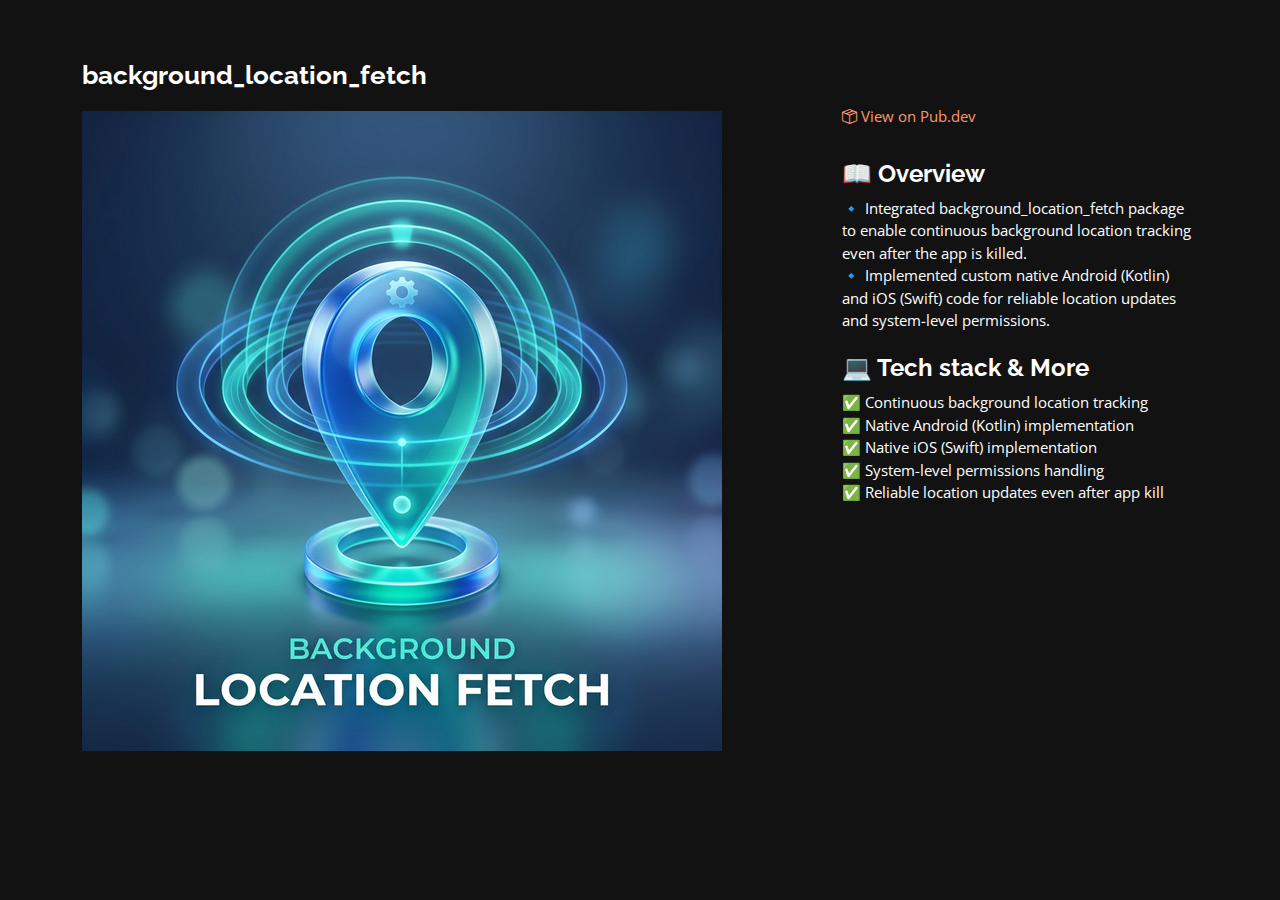
<file: portfolio/background_location_fetch.html>
<!DOCTYPE html>
<html lang="en">

<head>
  <meta charset="utf-8">
  <meta content="width=device-width, initial-scale=1.0" name="viewport">

  <title>background_location_fetch</title>
  <meta content="" name="description">
  <meta content="" name="keywords">

  <!-- Favicons -->
  <link href="../assets/img/portfolio/background_location_fetch/logo.png" rel="icon">
  <link href="../assets/img/apple-touch-icon.png" rel="apple-touch-icon">

  <!-- Google Fonts -->
  <link href="https://fonts.googleapis.com/css?family=Open+Sans:300,300i,400,400i,600,600i,700,700i|Raleway:300,300i,400,400i,500,500i,600,600i,700,700i|Poppins:300,300i,400,400i,500,500i,600,600i,700,700i" rel="stylesheet">

  <!-- Vendor CSS Files -->
  <link href="../assets/vendor/bootstrap/css/bootstrap.min.css" rel="stylesheet">
  <link href="../assets/vendor/bootstrap-icons/bootstrap-icons.css" rel="stylesheet">
  <link href="../assets/vendor/boxicons/css/boxicons.min.css" rel="stylesheet">
  <link href="../assets/vendor/glightbox/css/glightbox.min.css" rel="stylesheet">
  <link href="../assets/vendor/remixicon/remixicon.css" rel="stylesheet">
  <link href="../assets/vendor/swiper/swiper-bundle.min.css" rel="stylesheet">

  <!-- Template Main CSS File -->
  <link href="../assets/css/style-folio.css" rel="stylesheet">

</head>

<body>

  <main id="main">

    <!-- ======= Portfolio Details ======= -->
    <div id="portfolio-details" class="portfolio-details">
      <div class="container">

        <div class="row">

          <div class="col-lg-8">
            <h2 class="portfolio-title">background_location_fetch</h2>

            <div class="portfolio-details-slider swiper">
              <div class="swiper-wrapper align-items-center">

                <div class="swiper-slide">
                  <img src="../assets/img/portfolio/background_location_fetch/logo.png" alt="" class="img-fluid">
                </div>

              </div>
              <div class="swiper-pagination"></div>
            </div>

          </div>

          <div class="col-lg-4 portfolio-info">
            <ul>
              <div class="row">
                <li>
                  <div class="row">
                    <a href="https://pub.dev/packages/background_location_fetch" target="_blank" class="download-btn pub">
                      <i class="bi bi-box-seam"></i> View on Pub.dev
                    </a>
                  </div>
                </li>

                &nbsp;
                <li>
                  <h4><b>📖 Overview</b></h4>
                  🔹 Integrated background_location_fetch package to enable continuous background location tracking even after the app is killed.
                  <br>
                  🔹 Implemented custom native Android (Kotlin) and iOS (Swift) code for reliable location updates and system-level permissions.
                  <br>

                  &nbsp;
                  <h4><b>💻 Tech stack & More</b></h4>
                  ✅ Continuous background location tracking
                  <br>
                  ✅ Native Android (Kotlin) implementation
                  <br>
                  ✅ Native iOS (Swift) implementation
                  <br>
                  ✅ System-level permissions handling
                  <br>
                  ✅ Reliable location updates even after app kill
            
                </li>
            </ul>
          </div>

        </div>

      </div>
    </div>
    <!-- End Portfolio Details -->

  </main>

  <!-- Vendor JS Files -->
  <script src="../assets/vendor/purecounter/purecounter_vanilla.js"></script>
  <script src="../assets/vendor/bootstrap/js/bootstrap.bundle.min.js"></script>
  <script src="../assets/vendor/glightbox/js/glightbox.min.js"></script>
  <script src="../assets/vendor/isotope-layout/isotope.pkgd.min.js"></script>
  <script src="../assets/vendor/swiper/swiper-bundle.min.js"></script>
  <script src="../assets/vendor/waypoints/noframework.waypoints.js"></script>
  <script src="../assets/vendor/php-email-form/validate.js"></script>

  <!-- Template Main JS File -->
  <script src="../assets/js/main.js"></script>

</body>

</html>
</file>
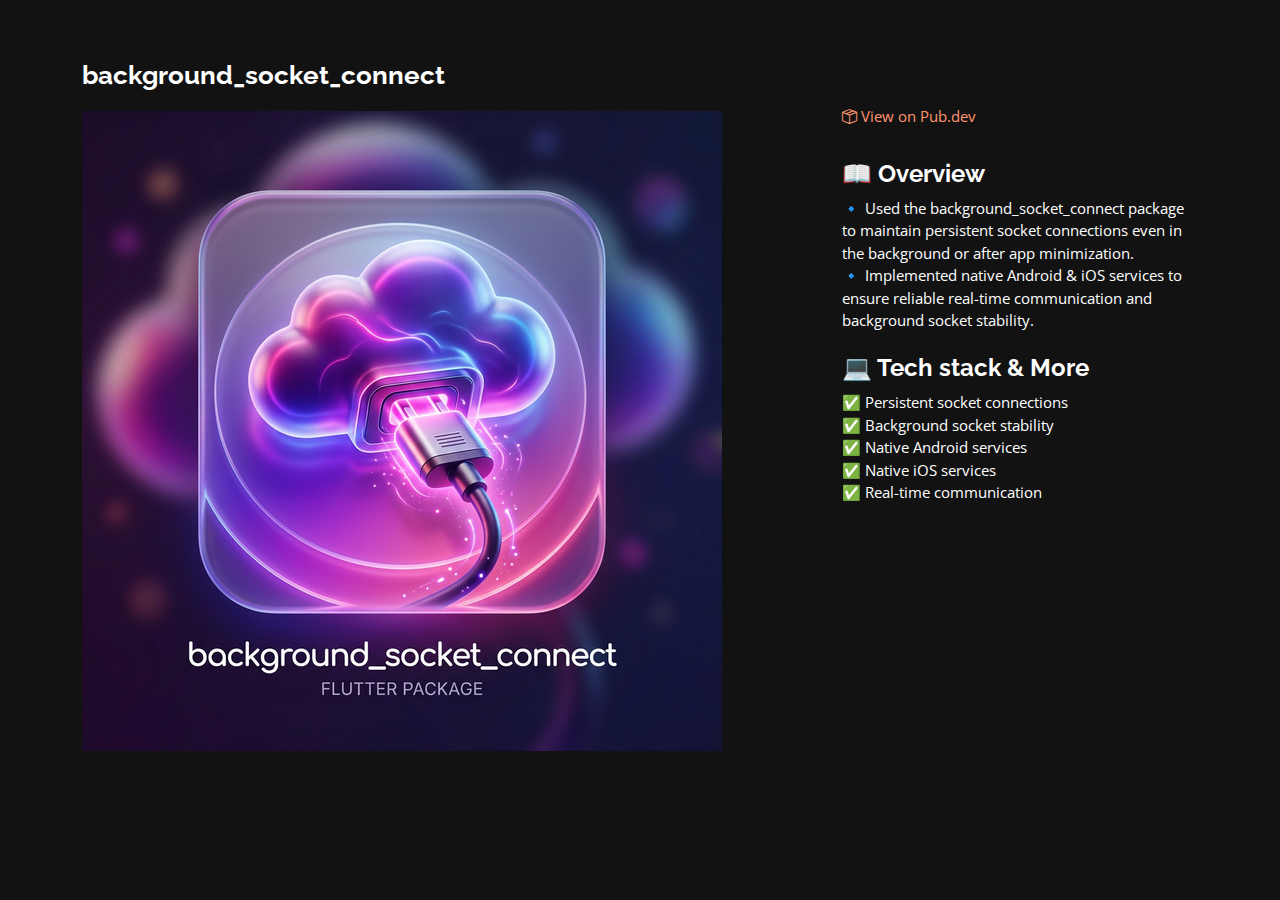
<file: portfolio/background_socket_connect.html>
<!DOCTYPE html>
<html lang="en">

<head>
  <meta charset="utf-8">
  <meta content="width=device-width, initial-scale=1.0" name="viewport">

  <title>background_socket_connect</title>
  <meta content="" name="description">
  <meta content="" name="keywords">

  <!-- Favicons -->
  <link href="../assets/img/portfolio/background_socket_connect/logo.png" rel="icon">
  <link href="../assets/img/apple-touch-icon.png" rel="apple-touch-icon">

  <!-- Google Fonts -->
  <link href="https://fonts.googleapis.com/css?family=Open+Sans:300,300i,400,400i,600,600i,700,700i|Raleway:300,300i,400,400i,500,500i,600,600i,700,700i|Poppins:300,300i,400,400i,500,500i,600,600i,700,700i" rel="stylesheet">

  <!-- Vendor CSS Files -->
  <link href="../assets/vendor/bootstrap/css/bootstrap.min.css" rel="stylesheet">
  <link href="../assets/vendor/bootstrap-icons/bootstrap-icons.css" rel="stylesheet">
  <link href="../assets/vendor/boxicons/css/boxicons.min.css" rel="stylesheet">
  <link href="../assets/vendor/glightbox/css/glightbox.min.css" rel="stylesheet">
  <link href="../assets/vendor/remixicon/remixicon.css" rel="stylesheet">
  <link href="../assets/vendor/swiper/swiper-bundle.min.css" rel="stylesheet">

  <!-- Template Main CSS File -->
  <link href="../assets/css/style-folio.css" rel="stylesheet">

</head>

<body>

  <main id="main">

    <!-- ======= Portfolio Details ======= -->
    <div id="portfolio-details" class="portfolio-details">
      <div class="container">

        <div class="row">

          <div class="col-lg-8">
            <h2 class="portfolio-title">background_socket_connect</h2>

            <div class="portfolio-details-slider swiper">
              <div class="swiper-wrapper align-items-center">

                <div class="swiper-slide">
                  <img src="../assets/img/portfolio/background_socket_connect/logo.png" alt="" class="img-fluid">
                </div>

              </div>
              <div class="swiper-pagination"></div>
            </div>

          </div>

          <div class="col-lg-4 portfolio-info">
            <ul>
              <div class="row">
                <li>
                  <div class="row">
                    <a href="https://pub.dev/packages/background_socket_connect" target="_blank" class="download-btn pub">
                      <i class="bi bi-box-seam"></i> View on Pub.dev
                    </a>
                  </div>
                </li>

                &nbsp;
                <li>
                  <h4><b>📖 Overview</b></h4>
                  🔹 Used the background_socket_connect package to maintain persistent socket connections even in the background or after app minimization.
                  <br>
                  🔹 Implemented native Android & iOS services to ensure reliable real-time communication and background socket stability.
                  <br>

                  &nbsp;
                  <h4><b>💻 Tech stack & More</b></h4>
                  ✅ Persistent socket connections
                  <br>
                  ✅ Background socket stability
                  <br>
                  ✅ Native Android services
                  <br>
                  ✅ Native iOS services
                  <br>
                  ✅ Real-time communication
            
                </li>
            </ul>
          </div>

        </div>

      </div>
    </div>
    <!-- End Portfolio Details -->

  </main>

  <!-- Vendor JS Files -->
  <script src="../assets/vendor/purecounter/purecounter_vanilla.js"></script>
  <script src="../assets/vendor/bootstrap/js/bootstrap.bundle.min.js"></script>
  <script src="../assets/vendor/glightbox/js/glightbox.min.js"></script>
  <script src="../assets/vendor/isotope-layout/isotope.pkgd.min.js"></script>
  <script src="../assets/vendor/swiper/swiper-bundle.min.js"></script>
  <script src="../assets/vendor/waypoints/noframework.waypoints.js"></script>
  <script src="../assets/vendor/php-email-form/validate.js"></script>

  <!-- Template Main JS File -->
  <script src="../assets/js/main.js"></script>

</body>

</html>
</file>
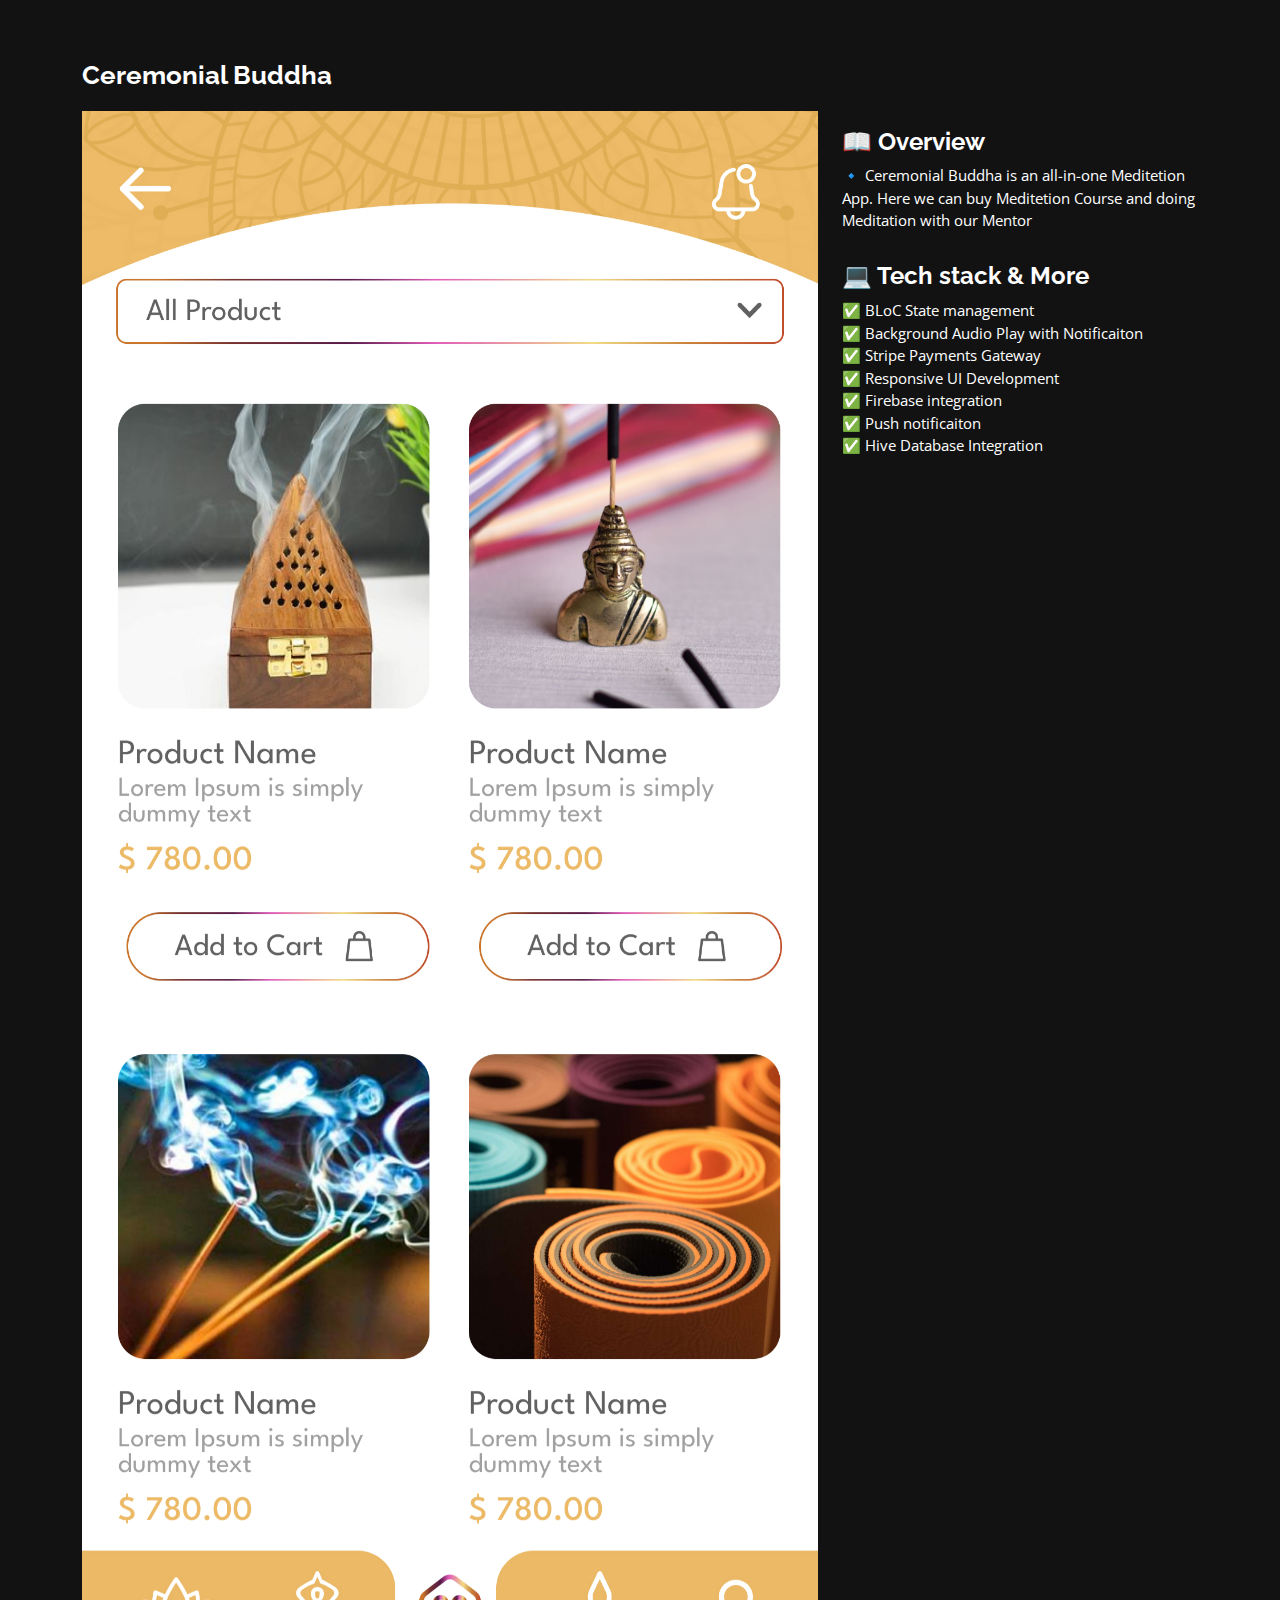
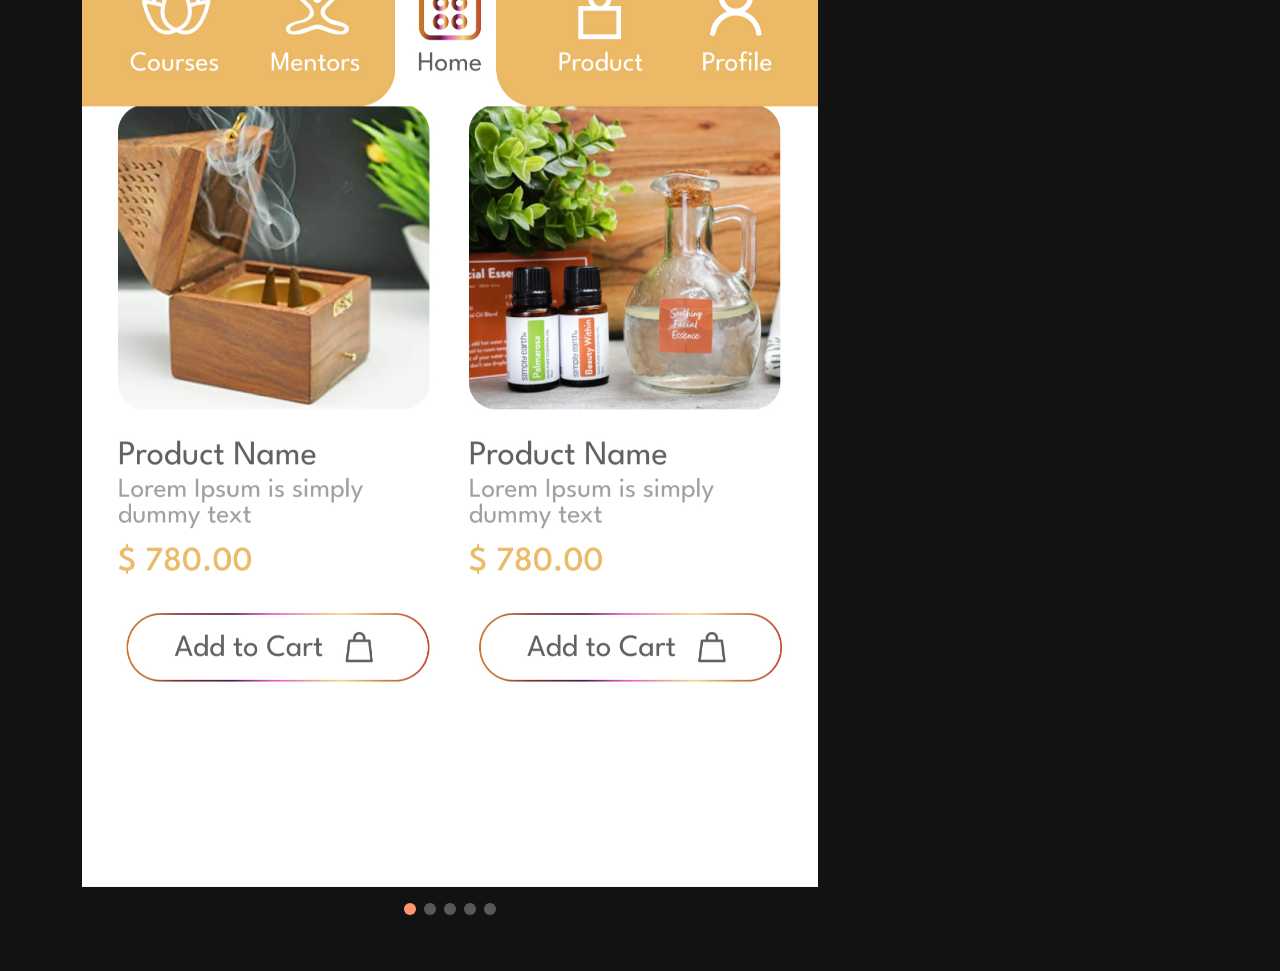
<file: portfolio/buddha.html>
<!DOCTYPE html>
<html lang="en">

<head>
  <meta charset="utf-8">
  <meta content="width=device-width, initial-scale=1.0" name="viewport">

  <title>Ceremonial Buddha</title>
  <meta content="" name="description">
  <meta content="" name="keywords">

  <!-- Favicons -->
  <link href="../assets/img/portfolio/famelink/famelink.png" rel="icon">
  <link href="../assets/img/apple-touch-icon.png" rel="apple-touch-icon">

  <!-- Google Fonts -->
  <link href="https://fonts.googleapis.com/css?family=Open+Sans:300,300i,400,400i,600,600i,700,700i|
              Raleway:300,300i,400,400i,500,500i,600,600i,700,700i|Poppins:300,300i,400,400i,500,500i,
              600,600i,700,700i" rel="stylesheet">

  <!-- Vendor CSS Files -->
  <link href="../assets/vendor/bootstrap/css/bootstrap.min.css" rel="stylesheet">
  <link href="../assets/vendor/bootstrap-icons/bootstrap-icons.css" rel="stylesheet">
  <link href="../assets/vendor/boxicons/css/boxicons.min.css" rel="stylesheet">
  <link href="../assets/vendor/glightbox/css/glightbox.min.css" rel="stylesheet">
  <link href="../assets/vendor/remixicon/remixicon.css" rel="stylesheet">
  <link href="../assets/vendor/swiper/swiper-bundle.min.css" rel="stylesheet">

  <!-- Template Main CSS File -->
  <link href="../assets/css/style-folio.css" rel="stylesheet">

</head>

<body>

  <main id="main">

    <!-- ======= Portfolio Details ======= -->
    <div id="portfolio-details" class="portfolio-details">
      <div class="container">

        <div class="row">

          <div class="col-lg-8">
            <h2 class="portfolio-title">Ceremonial Buddha</h2>

            <div class="portfolio-details-slider swiper">
              <div class="swiper-wrapper align-items-center">

                <div class="swiper-slide">
                    <img src="../assets/img/portfolio/buddha/2.jpg" alt="" class="img-fluid">
                  </div>
                  <div class="swiper-slide">
                    <img src="../assets/img/portfolio/buddha/3.jpg" alt="" class="img-fluid">
                  </div>
                  <div class="swiper-slide">
                      <img src="../assets/img/portfolio/buddha/4.jpg" alt="" class="img-fluid">
                    </div>
                    <div class="swiper-slide">
                      <img src="../assets/img/portfolio/buddha/5.jpg" alt="" class="img-fluid">
                    </div>
                    <div class="swiper-slide">
                      <img src="../assets/img/portfolio/buddha/6.jpg" alt="" class="img-fluid">
                    </div>

              </div>
              <div class="swiper-pagination"></div>
            </div>

          </div>

          <div class="col-lg-4 portfolio-info">
            <ul>
              <div class="row">
                <!-- <li>
                  <div class="row">
                    <a href="https://play.google.com/store/apps/details?id=app.famelinks" target="_blank">
                      <img src="https://img.shields.io/static/v1?label=Android App &message=Download &color=red"
                        alt="APK" />
                    </a>
                  </div>
                </li> -->
                <!-- <li>
                  <a href="https://apps.apple.com/in/app/invoice-maker-estimate-maker/id1669720628" target="_blank">
                    <img src="https://img.shields.io/static/v1?label=IOS App &message=Download &color=blue" alt="APK" />
                  </a>
                </li> -->

                &nbsp;
                <li>
                  <h4><b>📖 Overview</b></h4>
                  🔹 Ceremonial Buddha is an all-in-one Meditetion App. Here we can buy Meditetion Course and doing Meditation with our Mentor
                  <br>

                  &nbsp;
                  <h4><b></b></h4>
                  <h4><b>💻 Tech stack & More</b></h4>
                  ✅ BLoC State management
                  <br>
                  ✅ Background Audio Play with Notificaiton
                  <br>
                  ✅ Stripe Payments Gateway
                  <br>
                  ✅ Responsive UI Development
                  <br>
            
                  ✅ Firebase integration
                  <br>
                  ✅ Push notificaiton
                  <br>
                  ✅ Hive Database Integration
                 
            
                </li>
            </ul>
          </div>

        </div>

      </div>
    </div>
    <!-- End Portfolio Details -->

  </main>

  <!-- Vendor JS Files -->
  <script src="../assets/vendor/purecounter/purecounter_vanilla.js"></script>
  <script src="../assets/vendor/bootstrap/js/bootstrap.bundle.min.js"></script>
  <script src="../assets/vendor/glightbox/js/glightbox.min.js"></script>
  <script src="../assets/vendor/isotope-layout/isotope.pkgd.min.js"></script>
  <script src="../assets/vendor/swiper/swiper-bundle.min.js"></script>
  <script src="../assets/vendor/waypoints/noframework.waypoints.js"></script>
  <script src="../assets/vendor/php-email-form/validate.js"></script>

  <!-- Template Main JS File -->
  <script src="../assets/js/main.js"></script>

</body>

</html>
</file>
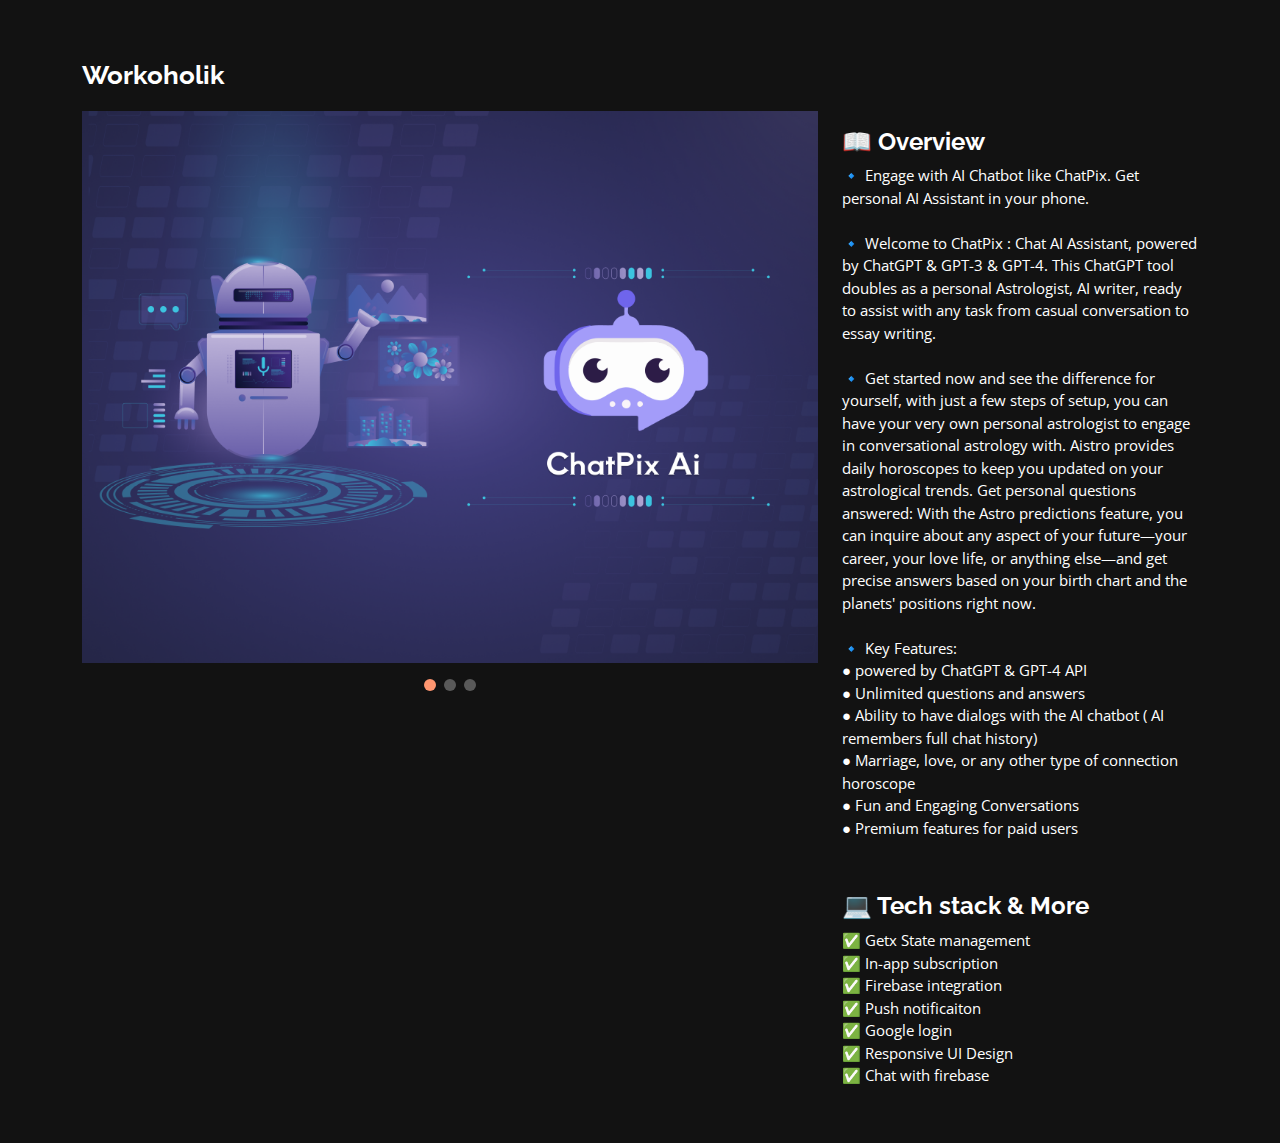
<file: portfolio/chatpix.html>
<!DOCTYPE html>
<html lang="en">

<head>
  <meta charset="utf-8">
  <meta content="width=device-width, initial-scale=1.0" name="viewport">

  <title>Workoholik</title>
  <meta content="" name="description">
  <meta content="" name="keywords">

  <!-- Favicons -->
  <link href="../assets/img/portfolio/chatpix/1.png" rel="icon">
  <link href="../assets/img/apple-touch-icon.png" rel="apple-touch-icon">

  <!-- Google Fonts -->
  <link href="https://fonts.googleapis.com/css?family=Open+Sans:300,300i,400,400i,600,600i,700,700i|
              Raleway:300,300i,400,400i,500,500i,600,600i,700,700i|Poppins:300,300i,400,400i,500,500i,
              600,600i,700,700i" rel="stylesheet">

  <!-- Vendor CSS Files -->
  <link href="../assets/vendor/bootstrap/css/bootstrap.min.css" rel="stylesheet">
  <link href="../assets/vendor/bootstrap-icons/bootstrap-icons.css" rel="stylesheet">
  <link href="../assets/vendor/boxicons/css/boxicons.min.css" rel="stylesheet">
  <link href="../assets/vendor/glightbox/css/glightbox.min.css" rel="stylesheet">
  <link href="../assets/vendor/remixicon/remixicon.css" rel="stylesheet">
  <link href="../assets/vendor/swiper/swiper-bundle.min.css" rel="stylesheet">

  <!-- Template Main CSS File -->
  <link href="../assets/css/style-folio.css" rel="stylesheet">

</head>

<body>

  <main id="main">

    <!-- ======= Portfolio Details ======= -->
    <div id="portfolio-details" class="portfolio-details">
      <div class="container">

        <div class="row">

          <div class="col-lg-8">
            <h2 class="portfolio-title">Workoholik</h2>

            <div class="portfolio-details-slider swiper">
              <div class="swiper-wrapper align-items-center">

                <div class="swiper-slide">
                  <img src="../assets/img/portfolio/chatpix/2.png" alt="" class="img-fluid">
                </div>
                <div class="swiper-slide">
                  <img src="../assets/img/portfolio/chatpix/3.png" alt="" class="img-fluid">
                </div>
                <div class="swiper-slide">
                  <img src="../assets/img/portfolio/chatpix/4.png" alt="" class="img-fluid">
                </div>

              </div>
              <div class="swiper-pagination"></div>
            </div>

          </div>

          <div class="col-lg-4 portfolio-info">
            <ul>
              <div class="row">
                <!-- <li>
                  <div class="row">
                    <a href="https://play.google.com/store/apps/details?id=com.chatpix.app" target="_blank">
                      <img src="https://img.shields.io/static/v1?label=Android App &message=Download &color=blue"
                        alt="APK" />
                    </a>
                  </div>
                </li>
                <li>
                  <a href="https://apps.apple.com/ca/app/workoholik/id6444776352" target="_blank">
                    <img src="https://img.shields.io/static/v1?label=IOS App &message=Download &color=blue" alt="APK" />
                  </a>
                </li> -->

                &nbsp;
                <li>
                  <h4><b>📖 Overview</b></h4>
                  🔹 Engage with AI Chatbot like ChatPix. Get personal AI Assistant in your phone.

                  <br><br>
                  🔹 Welcome to ChatPix : Chat AI Assistant, powered by ChatGPT & GPT-3 & GPT-4. This ChatGPT tool doubles as a personal Astrologist, AI writer, ready to assist with any task from casual conversation to essay writing.
                  
                  <br><br>
                  🔹 Get started now and see the difference for yourself, with just a few steps of setup, you can have your very own personal astrologist to engage in conversational astrology with. Aistro provides daily horoscopes to keep you updated on your astrological trends. Get personal questions answered: With the Astro predictions feature, you can inquire about any aspect of your future—your career, your love life, or anything else—and get precise answers based on your birth chart and the planets' positions right now.
                  
                  <br><br>
                  🔹 Key Features:<br>
                    ● powered by ChatGPT & GPT-4 API<br>
                    ● Unlimited questions and answers<br>
                    ● Ability to have dialogs with the AI chatbot ( AI remembers full chat history)<br>
                    ● Marriage, love, or any other type of connection horoscope<br>
                    ● Fun and Engaging Conversations<br>
                    ● Premium features for paid users<br>
                  

                  <br><br>
                  <h4><b></b></h4>
                  <h4><b>💻 Tech stack & More</b></h4>
                  ✅ Getx State management
                  <br>
                  ✅ In-app subscription
                  <br>
                  ✅ Firebase integration
                  <br>
                  ✅ Push notificaiton
                  <br>
                  ✅ Google login
                  <br>
                  ✅ Responsive UI Design 
                  <br>
                  ✅ Chat with firebase
                </li>
            </ul>
          </div>

        </div>

      </div>
    </div>
    <!-- End Portfolio Details -->

  </main>

  <!-- Vendor JS Files -->
  <script src="../assets/vendor/purecounter/purecounter_vanilla.js"></script>
  <script src="../assets/vendor/bootstrap/js/bootstrap.bundle.min.js"></script>
  <script src="../assets/vendor/glightbox/js/glightbox.min.js"></script>
  <script src="../assets/vendor/isotope-layout/isotope.pkgd.min.js"></script>
  <script src="../assets/vendor/swiper/swiper-bundle.min.js"></script>
  <script src="../assets/vendor/waypoints/noframework.waypoints.js"></script>
  <script src="../assets/vendor/php-email-form/validate.js"></script>

  <!-- Template Main JS File -->
  <script src="../assets/js/main.js"></script>

</body>

</html>
</file>
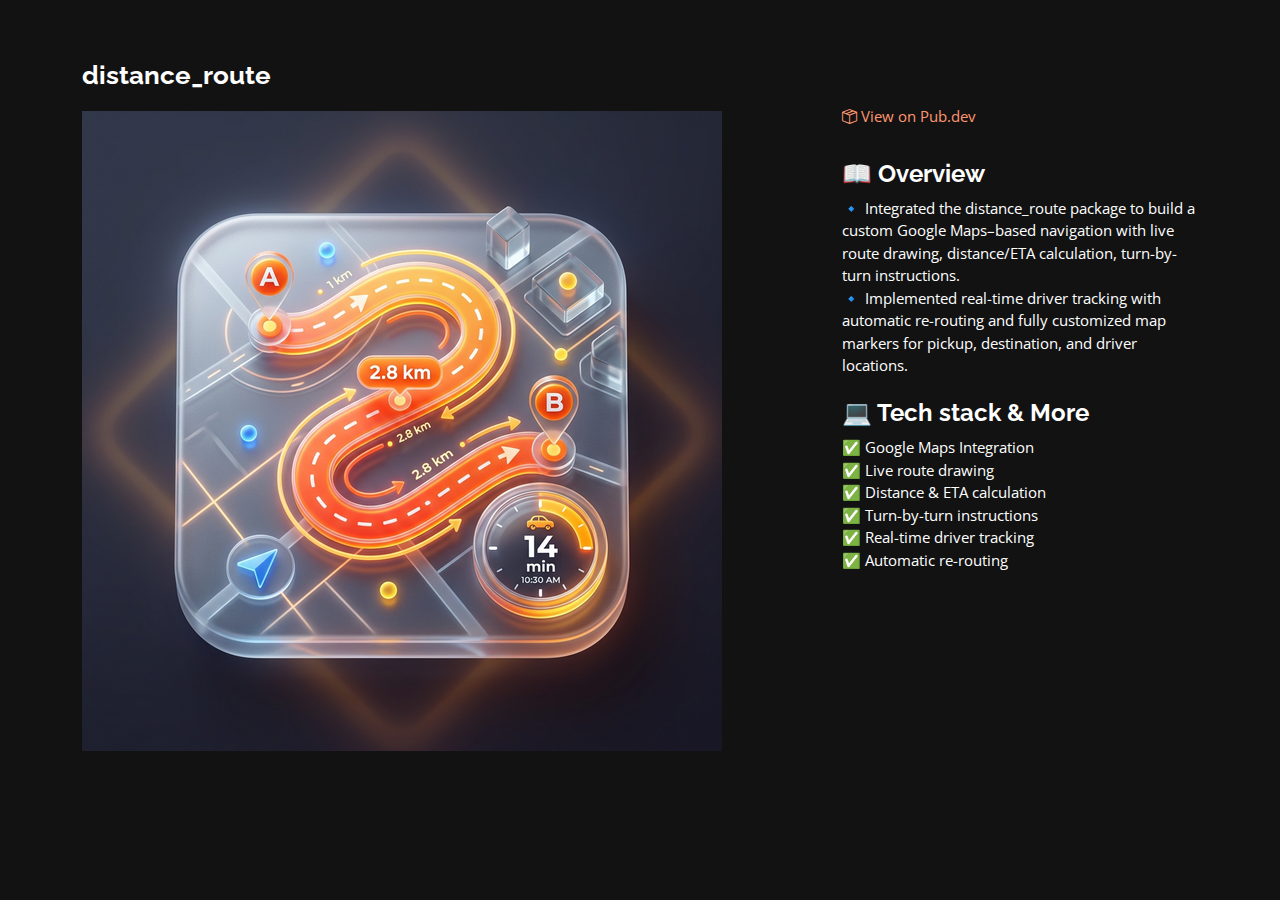
<file: portfolio/distance_route.html>
<!DOCTYPE html>
<html lang="en">

<head>
  <meta charset="utf-8">
  <meta content="width=device-width, initial-scale=1.0" name="viewport">

  <title>distance_route</title>
  <meta content="" name="description">
  <meta content="" name="keywords">

  <!-- Favicons -->
  <link href="../assets/img/portfolio/distance_route/logo.png" rel="icon">
  <link href="../assets/img/apple-touch-icon.png" rel="apple-touch-icon">

  <!-- Google Fonts -->
  <link href="https://fonts.googleapis.com/css?family=Open+Sans:300,300i,400,400i,600,600i,700,700i|Raleway:300,300i,400,400i,500,500i,600,600i,700,700i|Poppins:300,300i,400,400i,500,500i,600,600i,700,700i" rel="stylesheet">

  <!-- Vendor CSS Files -->
  <link href="../assets/vendor/bootstrap/css/bootstrap.min.css" rel="stylesheet">
  <link href="../assets/vendor/bootstrap-icons/bootstrap-icons.css" rel="stylesheet">
  <link href="../assets/vendor/boxicons/css/boxicons.min.css" rel="stylesheet">
  <link href="../assets/vendor/glightbox/css/glightbox.min.css" rel="stylesheet">
  <link href="../assets/vendor/remixicon/remixicon.css" rel="stylesheet">
  <link href="../assets/vendor/swiper/swiper-bundle.min.css" rel="stylesheet">

  <!-- Template Main CSS File -->
  <link href="../assets/css/style-folio.css" rel="stylesheet">

</head>

<body>

  <main id="main">

    <!-- ======= Portfolio Details ======= -->
    <div id="portfolio-details" class="portfolio-details">
      <div class="container">

        <div class="row">

          <div class="col-lg-8">
            <h2 class="portfolio-title">distance_route</h2>

            <div class="portfolio-details-slider swiper">
              <div class="swiper-wrapper align-items-center">

                <div class="swiper-slide">
                  <img src="../assets/img/portfolio/distance_route/logo.png" alt="" class="img-fluid">
                </div>

              </div>
              <div class="swiper-pagination"></div>
            </div>

          </div>

          <div class="col-lg-4 portfolio-info">
            <ul>
              <div class="row">
                <li>
                  <div class="row">
                    <a href="https://pub.dev/packages/distance_route" target="_blank" class="download-btn pub">
                      <i class="bi bi-box-seam"></i> View on Pub.dev
                    </a>
                  </div>
                </li>

                &nbsp;
                <li>
                  <h4><b>📖 Overview</b></h4>
                  🔹 Integrated the distance_route package to build a custom Google Maps–based navigation with live route drawing, distance/ETA calculation, turn-by-turn instructions.
                  <br>
                  🔹 Implemented real-time driver tracking with automatic re-routing and fully customized map markers for pickup, destination, and driver locations.
                  <br>

                  &nbsp;
                  <h4><b>💻 Tech stack & More</b></h4>
                  ✅ Google Maps Integration
                  <br>
                  ✅ Live route drawing
                  <br>
                  ✅ Distance & ETA calculation
                  <br>
                  ✅ Turn-by-turn instructions
                  <br>
                  ✅ Real-time driver tracking
                  <br>
                  ✅ Automatic re-routing
            
                </li>
            </ul>
          </div>

        </div>

      </div>
    </div>
    <!-- End Portfolio Details -->

  </main>

  <!-- Vendor JS Files -->
  <script src="../assets/vendor/purecounter/purecounter_vanilla.js"></script>
  <script src="../assets/vendor/bootstrap/js/bootstrap.bundle.min.js"></script>
  <script src="../assets/vendor/glightbox/js/glightbox.min.js"></script>
  <script src="../assets/vendor/isotope-layout/isotope.pkgd.min.js"></script>
  <script src="../assets/vendor/swiper/swiper-bundle.min.js"></script>
  <script src="../assets/vendor/waypoints/noframework.waypoints.js"></script>
  <script src="../assets/vendor/php-email-form/validate.js"></script>

  <!-- Template Main JS File -->
  <script src="../assets/js/main.js"></script>

</body>

</html>
</file>
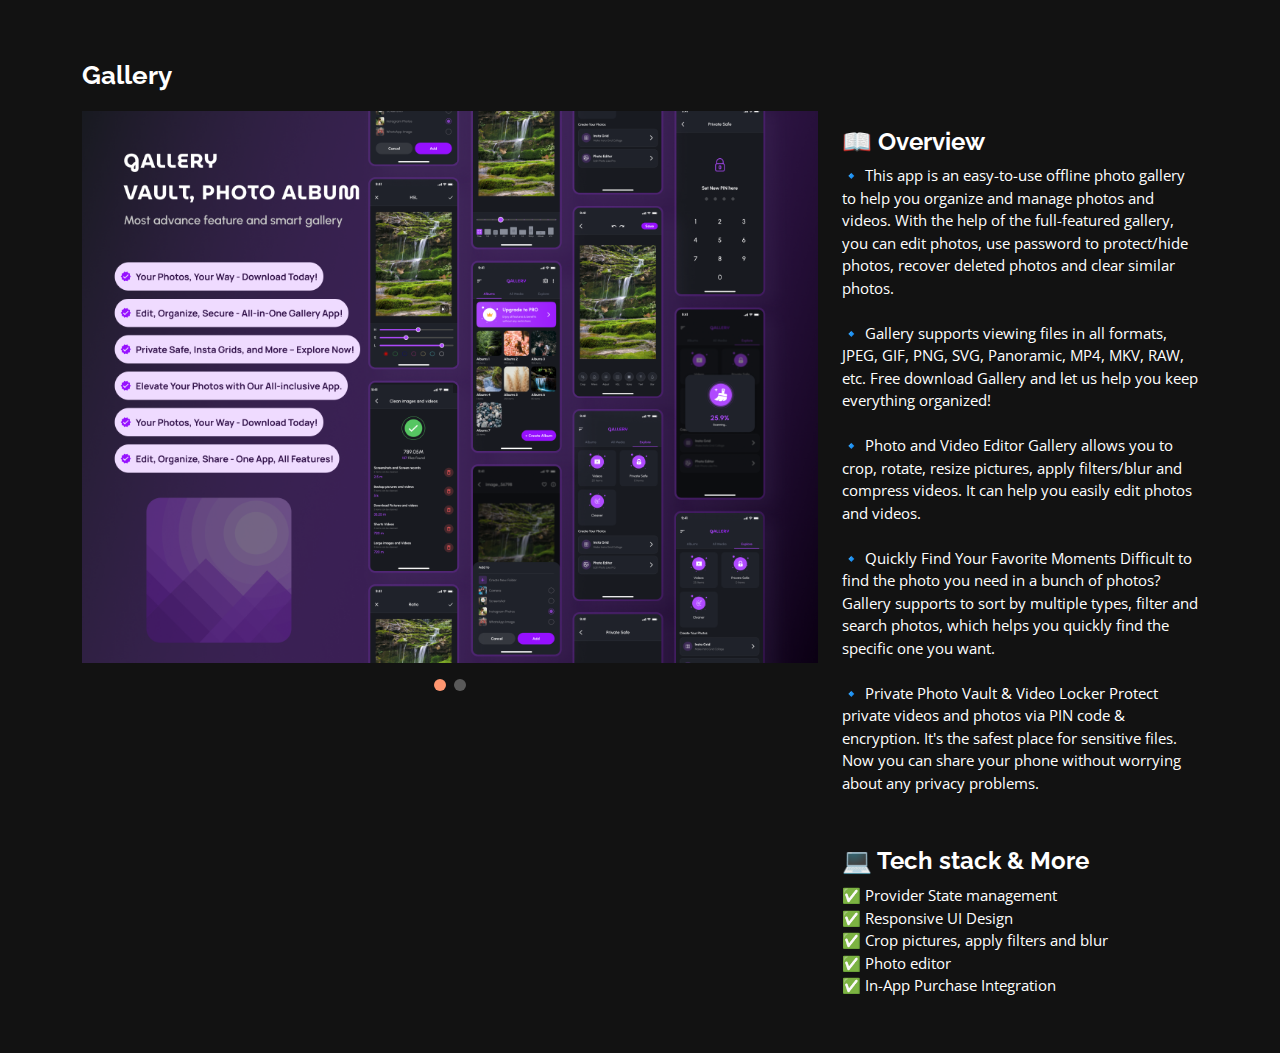
<file: portfolio/gallery.html>
<!DOCTYPE html>
<html lang="en">

<head>
  <meta charset="utf-8">
  <meta content="width=device-width, initial-scale=1.0" name="viewport">

  <title>Sahaj</title>
  <meta content="" name="description">
  <meta content="" name="keywords">

  <!-- Favicons -->
  <link href="../assets/img/portfolio/Gallery/icon.png" rel="icon">
  <link href="../assets/img/apple-touch-icon.png" rel="apple-touch-icon">

  <!-- Google Fonts -->
  <link href="https://fonts.googleapis.com/css?family=Open+Sans:300,300i,400,400i,600,600i,700,700i|
              Raleway:300,300i,400,400i,500,500i,600,600i,700,700i|Poppins:300,300i,400,400i,500,500i,
              600,600i,700,700i" rel="stylesheet">

  <!-- Vendor CSS Files -->
  <link href="../assets/vendor/bootstrap/css/bootstrap.min.css" rel="stylesheet">
  <link href="../assets/vendor/bootstrap-icons/bootstrap-icons.css" rel="stylesheet">
  <link href="../assets/vendor/boxicons/css/boxicons.min.css" rel="stylesheet">
  <link href="../assets/vendor/glightbox/css/glightbox.min.css" rel="stylesheet">
  <link href="../assets/vendor/remixicon/remixicon.css" rel="stylesheet">
  <link href="../assets/vendor/swiper/swiper-bundle.min.css" rel="stylesheet">

  <!-- Template Main CSS File -->
  <link href="../assets/css/style-folio.css" rel="stylesheet">

</head>

<body>

  <main id="main">

    <!-- ======= Portfolio Details ======= -->
    <div id="portfolio-details" class="portfolio-details">
      <div class="container">

        <div class="row">

          <div class="col-lg-8">
            <h2 class="portfolio-title">Gallery</h2>

            <div class="portfolio-details-slider swiper">
              <div class="swiper-wrapper align-items-center">

                <div class="swiper-slide">
                  <img src="../assets/img/portfolio/Gallery/1.png" alt="" class="img-fluid">
                </div>
                <div class="swiper-slide">
                  <img src="../assets/img/portfolio/Gallery/2.png" alt="" class="img-fluid">
                </div>

              </div>
              <div class="swiper-pagination"></div>
            </div>

          </div>

          <div class="col-lg-4 portfolio-info">
            <ul>
              <div class="row">


                &nbsp;
                <li>
                  <h4><b>📖 Overview</b></h4>
                  🔹 This app is an easy-to-use offline photo gallery to help you organize and manage photos and videos.
                  With the help of the full-featured gallery, you can edit photos, use password to protect/hide photos,
                  recover deleted photos and clear similar photos.<br><br>

                  🔹 Gallery supports viewing files in all formats, JPEG, GIF, PNG, SVG, Panoramic, MP4, MKV, RAW, etc.
                  Free download Gallery and let us help you keep everything organized!<br><br>

                  🔹 Photo and Video Editor
                  Gallery allows you to crop, rotate, resize pictures, apply filters/blur and compress videos. It can
                  help you easily edit photos and videos.<br><br>

                  🔹 Quickly Find Your Favorite Moments
                  Difficult to find the photo you need in a bunch of photos? Gallery supports to sort by multiple types,
                  filter and search photos, which helps you quickly find the specific one you want.<br><br>

                  🔹 Private Photo Vault & Video Locker
                  Protect private videos and photos via PIN code & encryption. It's the safest place for sensitive
                  files. Now you can share your phone without worrying about any privacy problems.<br>

                  <br>

                  &nbsp;
                  <h4><b></b></h4>
                  <h4><b>💻 Tech stack & More</b></h4>
                  ✅ Provider State management
                  <br>
                  ✅ Responsive UI Design 
                  <br>
                  ✅ Crop pictures, apply filters and blur
                  <br>
                  ✅ Photo editor
                  <br>
                  ✅ In-App Purchase Integration
                </li>
            </ul>
          </div>

        </div>

      </div>
    </div>
    <!-- End Portfolio Details -->

  </main>

  <!-- Vendor JS Files -->
  <script src="../assets/vendor/purecounter/purecounter_vanilla.js"></script>
  <script src="../assets/vendor/bootstrap/js/bootstrap.bundle.min.js"></script>
  <script src="../assets/vendor/glightbox/js/glightbox.min.js"></script>
  <script src="../assets/vendor/isotope-layout/isotope.pkgd.min.js"></script>
  <script src="../assets/vendor/swiper/swiper-bundle.min.js"></script>
  <script src="../assets/vendor/waypoints/noframework.waypoints.js"></script>
  <script src="../assets/vendor/php-email-form/validate.js"></script>

  <!-- Template Main JS File -->
  <script src="../assets/js/main.js"></script>

</body>

</html>
</file>
<file: assets/css/style-folio.css>
/*--------------------------------------------------------------
# General
--------------------------------------------------------------*/


:root {

  /**
   * colors
   */

  /* gradient */
  --bg-gradient-onyx: linear-gradient(to bottom right,
      hsl(240, 1%, 25%) 3%,
      hsl(0, 0%, 19%) 97%);
  --bg-gradient-jet: linear-gradient(to bottom right,
      hsla(240, 1%, 18%, 0.251) 0%,
      hsla(240, 2%, 11%, 0) 100%), hsl(240, 2%, 13%);
  --bg-gradient-yellow-1: linear-gradient(to bottom right,
      hsl(16, 65%, 47%) 0%,
      hsla(36, 100%, 69%, 0) 50%);
  --bg-gradient-yellow-2: linear-gradient(135deg,
      hsla(45, 100%, 71%, 0.251) 0%,
      hsla(35, 100%, 68%, 0) 59.86%), hsl(240, 2%, 13%);
  --border-gradient-onyx: linear-gradient(to bottom right,
      hsl(0, 0%, 25%) 0%,
      hsla(0, 0%, 25%, 0) 50%);
  --text-gradient-yellow: linear-gradient(to right,
      hsl(8, 100%, 72%),
      hsl(16, 100%, 68%));

  /* solid */

  --jet: hsl(0, 0%, 22%);
  --onyx: hsl(240, 1%, 17%);
  --eerie-black-1: hsl(240, 2%, 13%);
  --eerie-black-2: hsl(240, 2%, 12%);
  --smoky-black: hsl(0, 0%, 7%);
  --white-1: hsl(0, 0%, 100%);
  --white-2: hsl(0, 0%, 98%);
  --orange-yellow-crayola: hsl(16, 100%, 72%);
  --vegas-gold: hsl(16, 54%, 58%);
  --light-gray: hsl(0, 0%, 84%);
  --light-gray-70: hsla(0, 0%, 84%, 0.7);
  --bittersweet-shimmer: hsl(0, 43%, 51%);

  /**
   * typography
   */

  /* font-family */
  --ff-poppins: 'Poppins', sans-serif;

  /* font-size */
  --fs-1: 24px;
  --fs-2: 18px;
  --fs-3: 17px;
  --fs-4: 16px;
  --fs-5: 15px;
  --fs-6: 14px;
  --fs-7: 13px;
  --fs-8: 11px;

  /* font-weight */
  --fw-300: 300;
  --fw-400: 400;
  --fw-500: 500;
  --fw-600: 600;

  /**
   * shadow
   */

  --shadow-1: -4px 8px 24px hsla(0, 0%, 0%, 0.25);
  --shadow-2: 0 16px 30px hsla(0, 0%, 0%, 0.25);
  --shadow-3: 0 16px 40px hsla(0, 0%, 0%, 0.25);
  --shadow-4: 0 25px 50px hsla(0, 0%, 0%, 0.15);
  --shadow-5: 0 24px 80px hsla(0, 0%, 0%, 0.25);

  /**
   * transition
   */

  --transition-1: 0.25s ease;
  --transition-2: 0.5s ease-in-out;

}


body {
  font-family: "Open Sans", sans-serif;
  /* background-color: #121212; */
  background: var(--smoky-black);
  color: #fff;
  /* position: relative; */
  /* background: #121212; */
}

body::before {
  content: "";
  position: fixed;
  background-size: cover;
  left: 0;
  right: 0;
  top: 0;
  height: 100vh;
  z-index: -1;
}

@media (min-width: 1024px) {
  body::before {
    background-attachment: fixed;
  }
}

a {
  color: var(--orange-yellow-crayola);
  text-decoration: none;
}

a:hover {
  color: #35e888;
  text-decoration: none;
}

h1,
h2,
h3,
h4,
h5,
h6 {
  font-family: "Raleway", sans-serif;
}

/*--------------------------------------------------------------
# Header
--------------------------------------------------------------*/
#header {
  transition: ease-in-out 0.3s;
  position: relative;
  height: 100vh;
  display: flex;
  align-items: center;
  z-index: 997;
  overflow-y: auto;
}

#header * {
  transition: ease-in-out 0.3s;
}

#header h1 {
  font-size: 48px;
  margin: 0;
  padding: 0;
  line-height: 1;
  font-weight: 700;
  font-family: "Poppins", sans-serif;
}

#header h1 a,
#header h1 a:hover {
  color: #fff;
  line-height: 1;
  display: inline-block;
}

#header h2 {
  font-size: 24px;
  margin-top: 20px;
  color: rgba(255, 255, 255, 0.8);
}

#header h2 span {
  color: #fff;
  border-bottom: 2px solid var(--orange-yellow-crayola);
  padding-bottom: 6px;
}

#header img {
  padding: 0;
  margin: 0;
}

#header .social-links {
  margin-top: 40px;
  display: flex;
}

#header .social-links a {
  font-size: 16px;
  display: flex;
  justify-content: center;
  align-items: center;
  background: rgba(255, 255, 255, 0.1);
  color: #fff;
  line-height: 1;
  margin-right: 8px;
  border-radius: 50%;
  width: 40px;
  height: 40px;
}

#header .social-links a:hover {
  background: var(--orange-yellow-crayola);
}

@media (max-width: 992px) {
  #header h1 {
    font-size: 36px;
  }

  #header h2 {
    font-size: 20px;
    line-height: 30px;
  }

  #header .social-links {
    margin-top: 15px;
  }

  #header .container {
    display: flex;
    flex-direction: column;
    align-items: center;
  }
}

/* Header Top */
#header.header-top {
  height: 80px;
  position: fixed;
  left: 0;
  top: 0;
  right: 0;
  background: rgba(0, 0, 0, 0.9);
}

#header.header-top .social-links,
#header.header-top h2 {
  display: none;
}

#header.header-top h1 {
  margin-right: auto;
  font-size: 36px;
}

#header.header-top .container {
  display: flex;
  align-items: center;
}

#header.header-top .navbar {
  margin: 0;
}

@media (max-width: 768px) {
  #header.header-top {
    height: 60px;
  }

  #header.header-top h1 {
    font-size: 26px;
  }
}

/*--------------------------------------------------------------
# Navigation Menu
--------------------------------------------------------------*/
/**
* Desktop Navigation 
*/
.navbar {
  padding: 0;
  margin-top: 35px;
}

.navbar ul {
  margin: 0;
  padding: 0;
  display: flex;
  list-style: none;
  align-items: center;
}

.navbar li {
  position: relative;
}

.navbar li+li {
  margin-left: 30px;
}

.navbar a,
.navbar a:focus {
  display: flex;
  align-items: center;
  justify-content: space-between;
  padding: 0;
  font-family: "Poppins", sans-serif;
  font-size: 16px;
  font-weight: 400;
  color: rgba(255, 255, 255, 0.7);
  white-space: nowrap;
  transition: 0.3s;
}

.navbar a i,
.navbar a:focus i {
  font-size: 12px;
  line-height: 0;
  margin-left: 5px;
}

.navbar a:before {
  content: "";
  position: absolute;
  width: 0;
  height: 2px;
  bottom: -4px;
  left: 0;
  background-color: var(--orange-yellow-crayola);
  visibility: hidden;
  width: 0px;
  transition: all 0.3s ease-in-out 0s;
}

.navbar a:hover:before,
.navbar li:hover>a:before,
.navbar .active:before {
  visibility: visible;
  width: 25px;
}

.navbar a:hover,
.navbar .active,
.navbar .active:focus,
.navbar li:hover>a {
  color: #fff;
}

/**
* Mobile Navigation 
*/
.mobile-nav-toggle {
  color: #fff;
  font-size: 28px;
  cursor: pointer;
  display: none;
  line-height: 0;
  transition: 0.5s;
  position: fixed;
  right: 15px;
  top: 15px;
}

@media (max-width: 991px) {
  .mobile-nav-toggle {
    display: block;
  }

  .navbar ul {
    display: none;
  }
}

.navbar-mobile {
  position: fixed;
  overflow: hidden;
  top: 0;
  right: 0;
  left: 0;
  bottom: 0;
  background: rgba(0, 0, 0, 0.9);
  transition: 0.3s;
  z-index: 999;
  margin-top: 0;
}

.navbar-mobile .mobile-nav-toggle {
  position: absolute;
  top: 15px;
  right: 15px;
}

.navbar-mobile ul {
  display: block;
  position: absolute;
  top: 55px;
  right: 15px;
  bottom: 45px;
  left: 15px;
  padding: 10px 0;
  overflow-y: auto;
  transition: 0.3s;
  border: 2px solid rgba(255, 255, 255, 0.2);
}

.navbar-mobile li {
  padding: 12px 20px;
}

.navbar-mobile li+li {
  margin: 0;
}

.navbar-mobile a,
.navbar-mobile a:focus {
  font-size: 16px;
  position: relative;
}

/*--------------------------------------------------------------
# Sections General
--------------------------------------------------------------*/
section {
  overflow: hidden;
  position: absolute;
  width: 100%;
  top: 140px;
  bottom: 100%;
  opacity: 0;
  transition: ease-in-out 0.4s;
  z-index: 2;
}

section.section-show {
  top: 100px;
  bottom: auto;
  opacity: 1;
  padding-bottom: 45px;
}

section .container {
  background: rgba(0, 0, 0, 0.9);
  padding: 30px;
}

@media (max-width: 768px) {
  section {
    top: 120px;
  }

  section.section-show {
    top: 80px;
  }
}

.section-title h2 {
  font-size: 14px;
  font-weight: 500;
  padding: 0;
  line-height: 1px;
  margin: 0 0 20px 0;
  letter-spacing: 2px;
  text-transform: uppercase;
  color: #aaaaaa;
  font-family: "Poppins", sans-serif;
}

.section-title h2::after {
  content: "";
  width: 120px;
  height: 1px;
  display: inline-block;
  background: #4ceb95;
  margin: 4px 10px;
}

.section-title p {
  margin: 0;
  margin: -15px 0 15px 0;
  font-size: 36px;
  font-weight: 700;
  text-transform: uppercase;
  font-family: "Poppins", sans-serif;
  color: #fff;
}

/*--------------------------------------------------------------
# About
--------------------------------------------------------------*/
.about-me .content h3 {
  font-weight: 700;
  font-size: 26px;
  color: var(--orange-yellow-crayola);
}

.about-me .content ul {
  list-style: none;
  padding: 0;
}

.about-me .content ul li {
  margin-bottom: 20px;
  display: flex;
  align-items: center;
}

.about-me .content ul strong {
  margin-right: 10px;
}

.about-me .content ul i {
  font-size: 16px;
  margin-right: 5px;
  color: var(--orange-yellow-crayola);
  line-height: 0;
}

.about-me .content p:last-child {
  margin-bottom: 0;
}

/*--------------------------------------------------------------
# Counts
--------------------------------------------------------------*/
.counts {
  padding: 70px 0 60px;
}

.counts .count-box {
  padding: 30px 30px 25px 30px;
  width: 100%;
  position: relative;
  text-align: center;
  background: rgba(255, 255, 255, 0.08);
}

.counts .count-box i {
  position: absolute;
  top: -25px;
  left: 50%;
  transform: translateX(-50%);
  font-size: 24px;
  background: rgba(255, 255, 255, 0.1);
  padding: 12px;
  color: var(--orange-yellow-crayola);
  border-radius: 50px;
  line-height: 0;
}

.counts .count-box span {
  font-size: 36px;
  display: block;
  font-weight: 600;
  color: #fff;
}

.counts .count-box p {
  padding: 0;
  margin: 0;
  font-family: "Raleway", sans-serif;
  font-size: 14px;
}

/*--------------------------------------------------------------
# Skills
--------------------------------------------------------------*/
.skills .progress {
  height: 60px;
  display: block;
  background: none;
  border-radius: 0;
}

.skills .progress .skill {
  padding: 10px 0;
  margin: 0;
  text-transform: uppercase;
  display: block;
  font-weight: 600;
  font-family: "Poppins", sans-serif;
  color: #fff;
}

.skills .progress .skill .val {
  float: right;
  font-style: normal;
}

.skills .progress-bar-wrap {
  background: rgba(255, 255, 255, 0.2);
}

.skills .progress-bar {
  width: 1px;
  height: 10px;
  transition: 0.9s;
  background-color: var(--orange-yellow-crayola);
}

/*--------------------------------------------------------------
# Interests
--------------------------------------------------------------*/
.interests .icon-box {
  display: flex;
  align-items: center;
  padding: 20px;
  background: rgba(255, 255, 255, 0.08);
  transition: ease-in-out 0.3s;
}

.interests .icon-box i {
  font-size: 32px;
  padding-right: 10px;
  line-height: 1;
}

.interests .icon-box h3 {
  font-weight: 700;
  margin: 0;
  padding: 0;
  line-height: 1;
  font-size: 16px;
  color: #fff;
}

.interests .icon-box:hover {
  background: rgba(255, 255, 255, 0.12);
}

/*--------------------------------------------------------------
# Testimonials
--------------------------------------------------------------*/
.testimonials .testimonials-carousel,
.testimonials .testimonials-slider {
  overflow: hidden;
}

.testimonials .testimonial-item {
  box-sizing: content-box;
  min-height: 320px;
}

.testimonials .testimonial-item .testimonial-img {
  width: 90px;
  border-radius: 50%;
  margin: -40px 0 0 40px;
  position: relative;
  z-index: 2;
  border: 6px solid rgba(255, 255, 255, 0.12);
}

.testimonials .testimonial-item h3 {
  font-size: 18px;
  font-weight: bold;
  margin: 10px 0 5px 45px;
  color: #fff;
}

.testimonials .testimonial-item h4 {
  font-size: 14px;
  color: #999;
  margin: 0 0 0 45px;
}

.testimonials .testimonial-item .quote-icon-left,
.testimonials .testimonial-item .quote-icon-right {
  color: rgba(255, 255, 255, 0.25);
  font-size: 26px;
}

.testimonials .testimonial-item .quote-icon-left {
  display: inline-block;
  left: -5px;
  position: relative;
}

.testimonials .testimonial-item .quote-icon-right {
  display: inline-block;
  right: -5px;
  position: relative;
  top: 10px;
}

.testimonials .testimonial-item p {
  font-style: italic;
  margin: 0 15px 0 15px;
  padding: 20px 20px 60px 20px;
  background: rgba(255, 255, 255, 0.1);
  position: relative;
  border-radius: 6px;
  position: relative;
  z-index: 1;
}

.testimonials .swiper-pagination {
  margin-top: 20px;
  position: relative;
}

.testimonials .swiper-pagination .swiper-pagination-bullet {
  width: 12px;
  height: 12px;
  opacity: 1;
  background-color: rgba(255, 255, 255, 0.3);
}

.testimonials .swiper-pagination .swiper-pagination-bullet-active {
  background-color: var(--orange-yellow-crayola);
}

/*--------------------------------------------------------------
# Resume
--------------------------------------------------------------*/
.resume .resume-title {
  font-size: 26px;
  font-weight: 700;
  margin-top: 20px;
  margin-bottom: 20px;
  color: #fff;
}

.resume .resume-item {
  padding: 0 0 20px 20px;
  margin-top: -2px;
  border-left: 2px solid rgba(255, 255, 255, 0.2);
  position: relative;
}

.resume .resume-item h4 {
  line-height: 18px;
  font-size: 18px;
  font-weight: 600;
  text-transform: uppercase;
  font-family: "Poppins", sans-serif;
  color: var(--orange-yellow-crayola);
  margin-bottom: 10px;
}

.resume .resume-item h5 {
  font-size: 16px;
  background: rgba(255, 255, 255, 0.15);
  padding: 5px 15px;
  display: inline-block;
  font-weight: 600;
  margin-bottom: 10px;
}

.resume .resume-item ul {
  padding-left: 20px;
}

.resume .resume-item ul li {
  padding-bottom: 10px;
}

.resume .resume-item:last-child {
  padding-bottom: 0;
}

.resume .resume-item::before {
  content: "";
  position: absolute;
  width: 16px;
  height: 16px;
  border-radius: 50px;
  left: -9px;
  top: 0;
  background: var(--orange-yellow-crayola);
  border: 2px solid var(--orange-yellow-crayola);
}

/*--------------------------------------------------------------
# Services
--------------------------------------------------------------*/
.services .icon-box {
  text-align: center;
  background: rgba(204, 204, 204, 0.1);
  padding: 80px 20px;
  transition: all ease-in-out 0.3s;
}

.services .icon-box .icon {
  margin: 0 auto;
  width: 64px;
  height: 64px;
  background: var(--orange-yellow-crayola);
  border-radius: 5px;
  transition: all 0.3s ease-out 0s;
  display: flex;
  align-items: center;
  justify-content: center;
  margin-bottom: 20px;
  transform-style: preserve-3d;
}

.services .icon-box .icon i {
  color: #fff;
  font-size: 28px;
}

.services .icon-box .icon::before {
  position: absolute;
  content: "";
  left: -8px;
  top: -8px;
  height: 100%;
  width: 100%;
  background: rgba(255, 255, 255, 0.15);
  border-radius: 5px;
  transition: all 0.3s ease-out 0s;
  transform: translateZ(-1px);
}

.services .icon-box h4 {
  font-weight: 700;
  margin-bottom: 15px;
  font-size: 24px;
}

.services .icon-box h4 a {
  color: #fff;
}

.services .icon-box p {
  line-height: 24px;
  font-size: 14px;
  margin-bottom: 0;
}

.services .icon-box:hover {
  background: var(--orange-yellow-crayola);
  border-color: var(--orange-yellow-crayola);
}

.services .icon-box:hover .icon {
  background: #fff;
}

.services .icon-box:hover .icon i {
  color: var(--orange-yellow-crayola);
}

.services .icon-box:hover .icon::before {
  background: #35e888;
}

.services .icon-box:hover h4 a,
.services .icon-box:hover p {
  color: #fff;
}

/*--------------------------------------------------------------
# Portfolio
--------------------------------------------------------------*/
.portfolio .portfolio-item {
  margin-bottom: 30px;
}

.portfolio #portfolio-flters {
  padding: 0;
  margin: 0 auto 15px auto;
  list-style: none;
  text-align: center;
  border-radius: 50px;
  padding: 2px 15px;
}

.portfolio #portfolio-flters li {
  cursor: pointer;
  display: inline-block;
  padding: 8px 16px 10px 16px;
  font-size: 14px;
  font-weight: 600;
  line-height: 1;
  text-transform: uppercase;
  color: #fff;
  background: rgba(255, 255, 255, 0.1);
  margin: 0 3px 10px 3px;
  transition: all 0.3s ease-in-out;
  border-radius: 4px;
}

.portfolio #portfolio-flters li:hover,
.portfolio #portfolio-flters li.filter-active {
  background: var(--orange-yellow-crayola);
}

.portfolio #portfolio-flters li:last-child {
  margin-right: 0;
}

.portfolio .portfolio-wrap {
  transition: 0.3s;
  position: relative;
  overflow: hidden;
  z-index: 1;
  background: rgba(0, 0, 0, 0.6);
}

.portfolio .portfolio-wrap::before {
  content: "";
  background: rgba(0, 0, 0, 0.6);
  position: absolute;
  left: 30px;
  right: 30px;
  top: 30px;
  bottom: 30px;
  transition: all ease-in-out 0.3s;
  z-index: 2;
  opacity: 0;
}

.portfolio .portfolio-wrap .portfolio-info {
  opacity: 0;
  position: absolute;
  top: 0;
  left: 0;
  right: 0;
  bottom: 0;
  text-align: center;
  z-index: 3;
  transition: all ease-in-out 0.3s;
  display: flex;
  flex-direction: column;
  justify-content: center;
  align-items: center;
}

.portfolio .portfolio-wrap .portfolio-info::before {
  display: block;
  content: "";
  width: 48px;
  height: 48px;
  position: absolute;
  top: 35px;
  left: 35px;
  border-top: 3px solid #fff;
  border-left: 3px solid #fff;
  transition: all 0.5s ease 0s;
  z-index: 9994;
}

.portfolio .portfolio-wrap .portfolio-info::after {
  display: block;
  content: "";
  width: 48px;
  height: 48px;
  position: absolute;
  bottom: 35px;
  right: 35px;
  border-bottom: 3px solid #fff;
  border-right: 3px solid #fff;
  transition: all 0.5s ease 0s;
  z-index: 9994;
}

.portfolio .portfolio-wrap .portfolio-info h4 {
  font-size: 20px;
  color: #fff;
  font-weight: 600;
}

.portfolio .portfolio-wrap .portfolio-info p {
  color: #ffffff;
  font-size: 14px;
  text-transform: uppercase;
  padding: 0;
  margin: 0;
}

.portfolio .portfolio-wrap .portfolio-links {
  text-align: center;
  z-index: 4;
}

.portfolio .portfolio-wrap .portfolio-links a {
  color: #fff;
  margin: 0 2px;
  font-size: 28px;
  display: inline-block;
  transition: 0.3s;
}

.portfolio .portfolio-wrap .portfolio-links a:hover {
  color: #63eda3;
}

.portfolio .portfolio-wrap:hover::before {
  top: 0;
  left: 0;
  right: 0;
  bottom: 0;
  opacity: 1;
}

.portfolio .portfolio-wrap:hover .portfolio-info {
  opacity: 1;
}

.portfolio .portfolio-wrap:hover .portfolio-info::before {
  top: 15px;
  left: 15px;
}

.portfolio .portfolio-wrap:hover .portfolio-info::after {
  bottom: 15px;
  right: 15px;
}

/*--------------------------------------------------------------
# Portfolio Details
--------------------------------------------------------------*/
.portfolio-details {
  padding-top: 40px;
  background: var(--smoky-black);
  overflow-y: auto;
  align-items: center;
}

.portfolio-details .container {
  padding-top: 20px;
  padding-bottom: 40px;
}

.portfolio-details .portfolio-title {
  font-size: 26px;
  font-weight: 700;
  margin-bottom: 20px;
}

.portfolio-details .portfolio-info {
  padding-top: 45px;
}

.portfolio-details .portfolio-info h3 {
  font-size: 22px;
  font-weight: 400;
  margin-bottom: 20px;
}

.portfolio-details .portfolio-info ul {
  list-style: none;
  padding: 0;
  font-size: 15px;
}

.portfolio-details .portfolio-info ul li+li {
  margin-top: 10px;
}

.portfolio-details .portfolio-info p {
  font-size: 15px;
  padding: 15px 0 0 0;
}

@media (max-width: 992px) {
  .portfolio-details .portfolio-info {
    padding-top: 20px;
  }
}

.portfolio-details .swiper-pagination {
  margin-top: 20px;
  position: relative;
}

.portfolio-details .swiper-pagination .swiper-pagination-bullet {
  width: 12px;
  height: 12px;
  opacity: 1;
  background-color: rgba(255, 255, 255, 0.3);
}

.portfolio-details .swiper-pagination .swiper-pagination-bullet-active {
  background-color: var(--orange-yellow-crayola);
}

/*--------------------------------------------------------------
# Contact
--------------------------------------------------------------*/
.contact .info-box {
  color: #444444;
  padding: 20px;
  width: 100%;
  background: rgba(255, 255, 255, 0.08);
}

.contact .info-box i.bx {
  font-size: 24px;
  color: var(--orange-yellow-crayola);
  border-radius: 50%;
  padding: 14px;
  float: left;
  background: rgba(255, 255, 255, 0.1);
}

.contact .info-box h3 {
  font-size: 20px;
  color: rgba(255, 255, 255, 0.5);
  font-weight: 700;
  margin: 10px 0 8px 68px;
}

.contact .info-box p {
  padding: 0;
  color: #fff;
  line-height: 24px;
  font-size: 14px;
  margin: 0 0 0 68px;
}

.contact .info-box .social-links {
  margin: 5px 0 0 68px;
  display: flex;
}

.contact .info-box .social-links a {
  font-size: 18px;
  display: inline-block;
  color: #fff;
  line-height: 1;
  margin-right: 12px;
  transition: 0.3s;
}

.contact .info-box .social-links a:hover {
  color: var(--orange-yellow-crayola);
}

.contact .php-email-form {
  padding: 30px;
  background: rgba(255, 255, 255, 0.08);
}

.contact .php-email-form .error-message {
  display: none;
  background: rgba(255, 255, 255, 0.08);
  background: #ed3c0d;
  text-align: left;
  padding: 15px;
  font-weight: 600;
}

.contact .php-email-form .error-message br+br {
  margin-top: 25px;
}

.contact .php-email-form .sent-message {
  display: none;
  background: rgba(255, 255, 255, 0.08);
  background: var(--orange-yellow-crayola);
  text-align: center;
  padding: 15px;
  font-weight: 600;
}

.contact .php-email-form .loading {
  display: none;
  background: rgba(255, 255, 255, 0.08);
  text-align: center;
  padding: 15px;
}

.contact .php-email-form .loading:before {
  content: "";
  display: inline-block;
  border-radius: 50%;
  width: 24px;
  height: 24px;
  margin: 0 10px -6px 0;
  border: 3px solid var(--orange-yellow-crayola);
  border-top-color: #eee;
  -webkit-animation: animate-loading 1s linear infinite;
  animation: animate-loading 1s linear infinite;
}

.contact .php-email-form input,
.contact .php-email-form textarea {
  border-radius: 0;
  box-shadow: none;
  font-size: 14px;
  background: rgba(255, 255, 255, 0.08);
  border: 0;
  transition: 0.3s;
  color: #fff;
}

.contact .php-email-form input:focus,
.contact .php-email-form textarea:focus {
  background-color: rgba(255, 255, 255, 0.11);
}

.contact .php-email-form input::-moz-placeholder,
.contact .php-email-form textarea::-moz-placeholder {
  color: rgba(255, 255, 255, 0.3);
  opacity: 1;
}

.contact .php-email-form input::placeholder,
.contact .php-email-form textarea::placeholder {
  color: rgba(255, 255, 255, 0.3);
  opacity: 1;
}

.contact .php-email-form input {
  padding: 10px 15px;
}

.contact .php-email-form textarea {
  padding: 12px 15px;
}

.contact .php-email-form button[type=submit] {
  background: var(--orange-yellow-crayola);
  border: 0;
  padding: 10px 30px;
  color: #fff;
  transition: 0.4s;
  border-radius: 4px;
}

.contact .php-email-form button[type=submit]:hover {
  background: #15bb62;
}

@-webkit-keyframes animate-loading {
  0% {
    transform: rotate(0deg);
  }

  100% {
    transform: rotate(360deg);
  }
}

@keyframes animate-loading {
  0% {
    transform: rotate(0deg);
  }

  100% {
    transform: rotate(360deg);
  }
}

/*--------------------------------------------------------------
# Credits
--------------------------------------------------------------*/
.credits {
  position: fixed;
  right: 0;
  left: 0;
  bottom: 0;
  padding: 15px;
  text-align: right;
  font-size: 13px;
  color: #fff;
  z-index: 999999;
}

@media (max-width: 992px) {
  .credits {
    text-align: center;
    padding: 10px;
    background: rgba(0, 0, 0, 0.8);
  }
}

.credits a {
  color: var(--orange-yellow-crayola);
  transition: 0.3s;
}

.credits a:hover {
  color: #fff;
}
</file>
